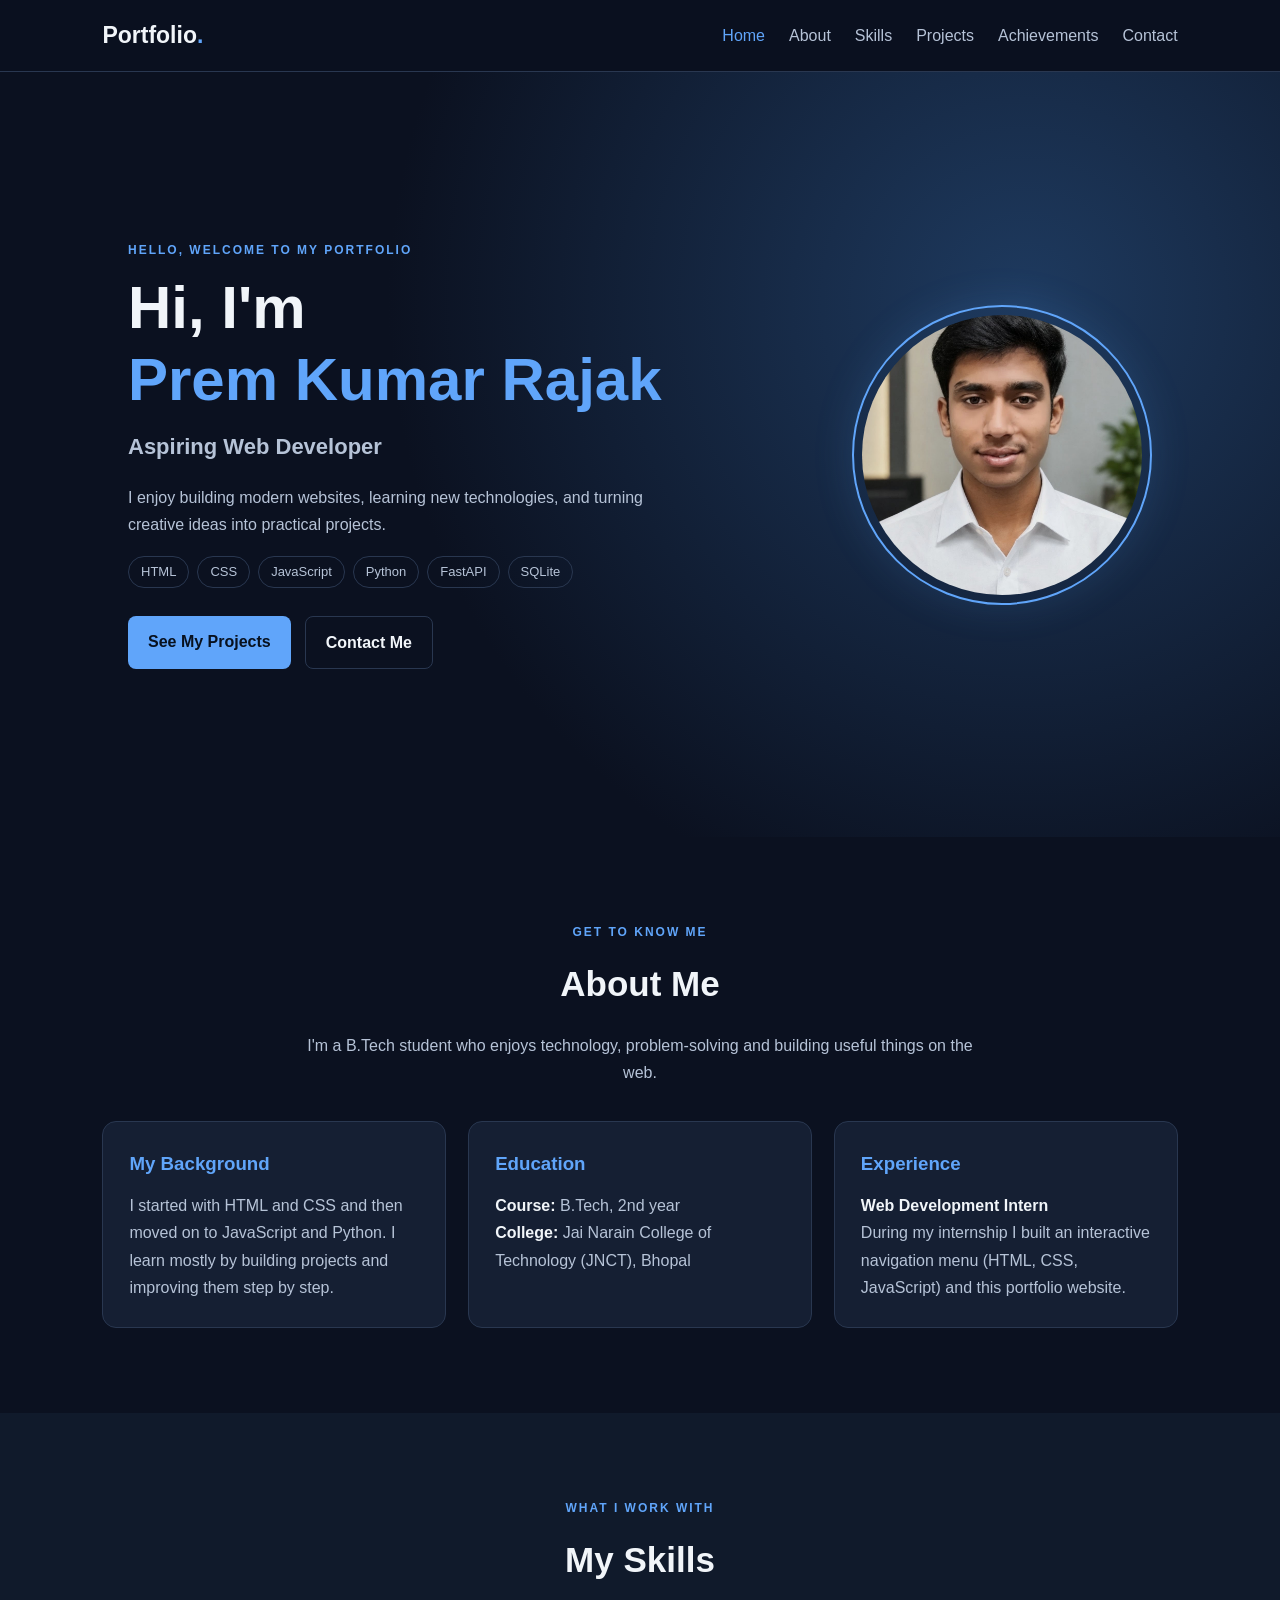
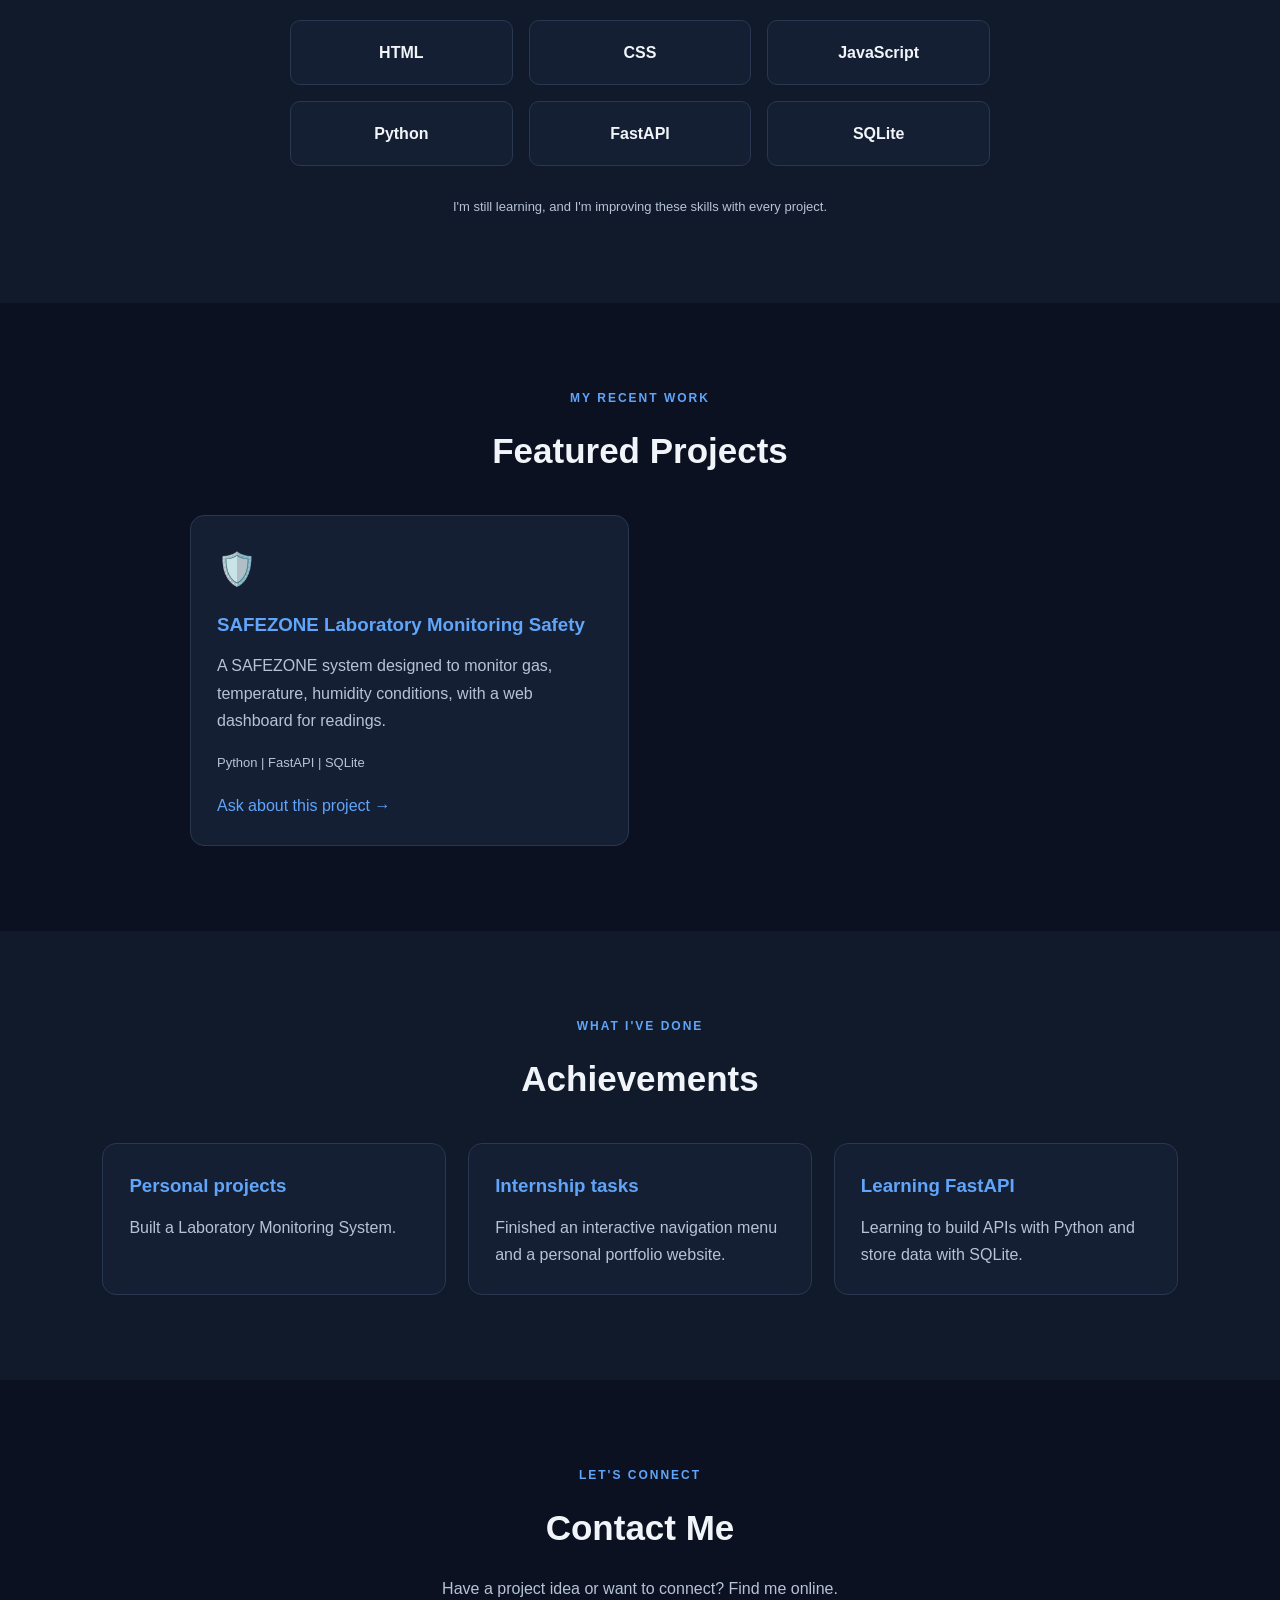
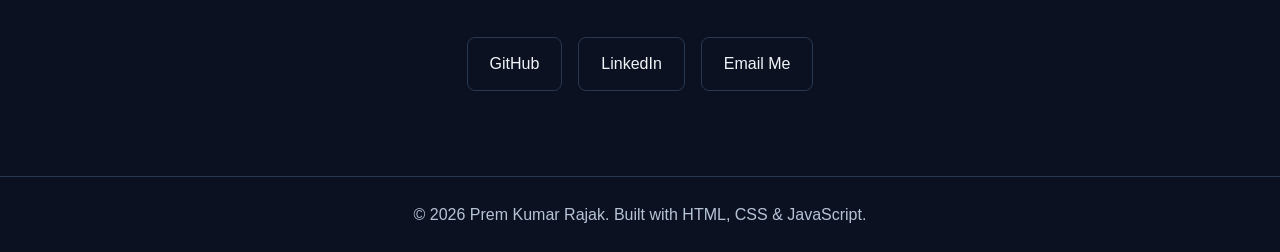
<file: index.html>
<!DOCTYPE html>
<html lang="en">
<head>
  <meta charset="UTF-8">
  <meta name="viewport" content="width=device-width, initial-scale=1.0">
  <meta name="description" content="Personal portfolio of Prem Kumar Rajak, an aspiring web developer.">
  <title>Prem Kumar Rajak | Web Developer Portfolio</title>
  <link rel="stylesheet" href="style.css">
  <script src="script.js" defer></script>
</head>
<body>

  <header class="navbar">
    <a href="#home" class="logo">Portfolio<span>.</span></a>
    <button class="menu-toggle" id="menuToggle"
      aria-label="Toggle navigation" aria-expanded="false">☰</button>
    <nav id="navMenu">
      <a href="#home">Home</a>
      <a href="#about">About</a>
      <a href="#skills">Skills</a>
      <a href="#projects">Projects</a>
      <a href="#achievements">Achievements</a>
      <a href="#contact">Contact</a>
    </nav>
  </header>

  <main>
    <section id="home" class="hero">
      <div class="hero-text">
        <p class="tag">HELLO, WELCOME TO MY PORTFOLIO</p>
        <h1>Hi, I'm <br><span>Prem Kumar Rajak</span></h1>
        <h2>Aspiring Web Developer</h2>
        <p>
          I enjoy building modern websites, learning new technologies,
          and turning creative ideas into practical projects.
        </p>
        <ul class="chips">
          <li>HTML</li>
          <li>CSS</li>
          <li>JavaScript</li>
          <li>Python</li>
          <li>FastAPI</li>
          <li>SQLite</li>
        </ul>
        <div class="buttons">
          <a class="btn" href="#projects">See My Projects</a>
          <a class="btn secondary" href="#contact">Contact Me</a>
        </div>
      </div>

      <div class="profile-wrap">
        <img
          src="portfolio.jpeg"
          alt="Prem Kumar Rajak"
          class="profile-photo">
      </div>
    </section>

    <section id="about" class="section">
      <p class="tag">GET TO KNOW ME</p>
      <h2>About Me</h2>
      <p class="section-intro">
        I'm a B.Tech student who enjoys technology, problem-solving and
        building useful things on the web.
      </p>

      <div class="about-grid">
        <article class="card">
          <h3>My Background</h3>
          <p>
            I started with HTML and CSS and then moved on to JavaScript
            and Python. I learn mostly by building projects and improving
            them step by step.
          </p>
        </article>

        <article class="card">
          <h3>Education</h3>
          <p>
            <strong>Course:</strong> B.Tech, 2nd year<br>
            <strong>College:</strong> Jai Narain College of Technology (JNCT), Bhopal 
          </p>
        </article>

        <article class="card">
          <h3>Experience</h3>
          <p>
            <strong>Web Development Intern</strong><br>
            During my internship I built an interactive navigation menu
            (HTML, CSS, JavaScript) and this portfolio website.
          </p>
        </article>
      </div>
    </section>

    <section id="skills" class="section alternate">
      <p class="tag">WHAT I WORK WITH</p>
      <h2>My Skills</h2>
      <div class="skills-grid">
        <div class="skill">HTML</div>
        <div class="skill">CSS</div>
        <div class="skill">JavaScript</div>
        <div class="skill">Python</div>
        <div class="skill">FastAPI</div>
        <div class="skill">SQLite</div>
      </div>
      <p class="note">I'm still learning, and I'm improving these skills with every project.</p>
    </section>

    <section id="projects" class="section">
      <p class="tag">MY RECENT WORK</p>
      <h2>Featured Projects</h2>

      <div class="project-grid">
        <article class="card">
          <div class="project-icon">🛡️</div>
          <h3>SAFEZONE Laboratory Monitoring Safety</h3>
          <p>
            A SAFEZONE system designed to monitor gas, temperature,
            humidity conditions, with a web dashboard for readings.
          </p>
          <p class="tech">Python | FastAPI | SQLite</p>
          <a href="#contact" class="project-link">Ask about this project →</a>
        </article>
      </div>
    </section>

    <section id="achievements" class="section alternate">
      <p class="tag">WHAT I'VE DONE</p>
      <h2>Achievements</h2>
      <div class="about-grid">
        <article class="card">
          <h3>Personal projects</h3>
          <p>Built a Laboratory Monitoring System.</p>
        </article>
        <article class="card">
          <h3>Internship tasks</h3>
          <p>Finished an interactive navigation menu and a personal portfolio website.</p>
        </article>
        <article class="card">
          <h3>Learning FastAPI</h3>
          <p>Learning to build APIs with Python and store data with SQLite.</p>
        </article>
      </div>
    </section>
    <section id="contact" class="section">
      <p class="tag">LET'S CONNECT</p>
      <h2>Contact Me</h2>
      <p class="section-intro">
        Have a project idea or want to connect? Find me online.
      </p>
      <div class="contact-links">
        <a href="https://github.com/" target="_blank"
          rel="noopener noreferrer">GitHub</a>
        <a href="https://www.linkedin.com/in/prem-kumar-rajak-/" target="_blank"
          rel="noopener noreferrer">LinkedIn</a>
        <a href="mailto:rajakprem94972@gmail.com">Email Me</a>
      </div>
    </section>
  </main>

  <footer>
    <p>© <span id="year"></span> Prem Kumar Rajak. Built with HTML, CSS &amp; JavaScript.</p>
  </footer>

</body>
</html>
</file>
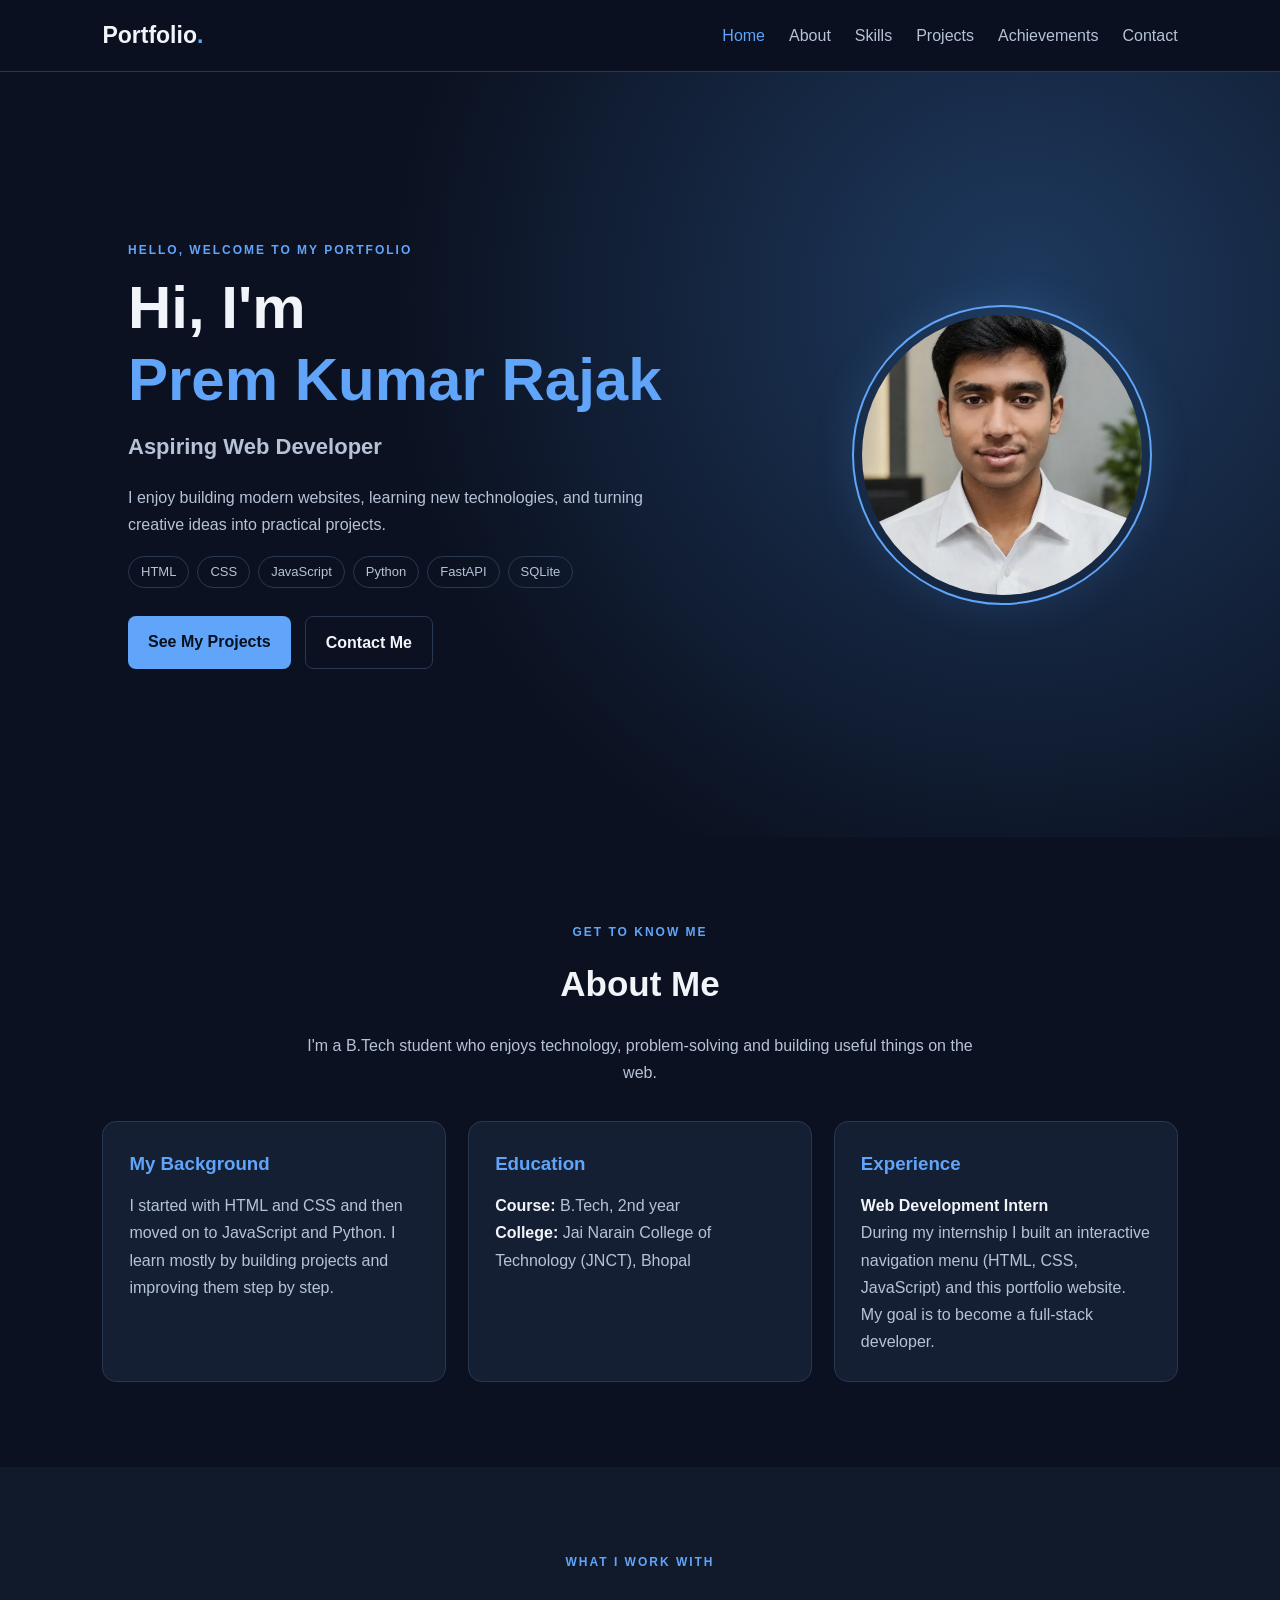
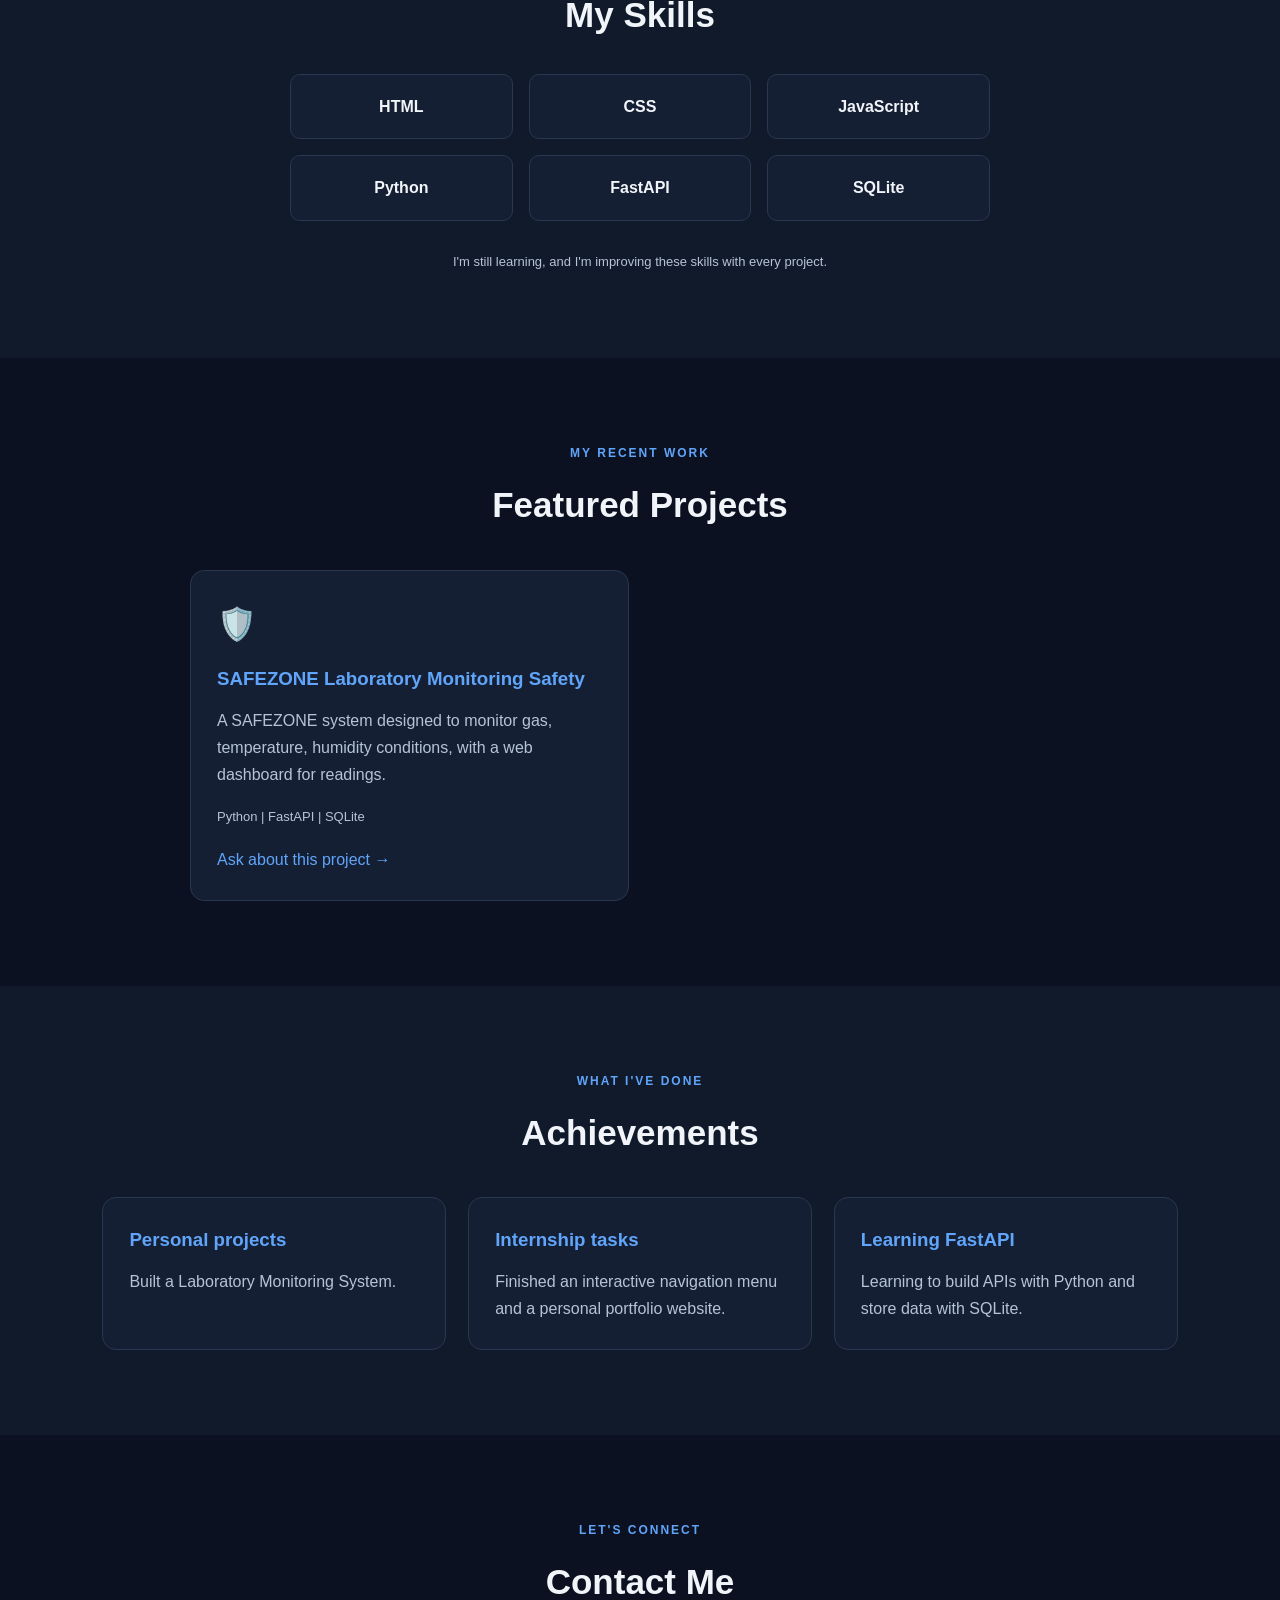
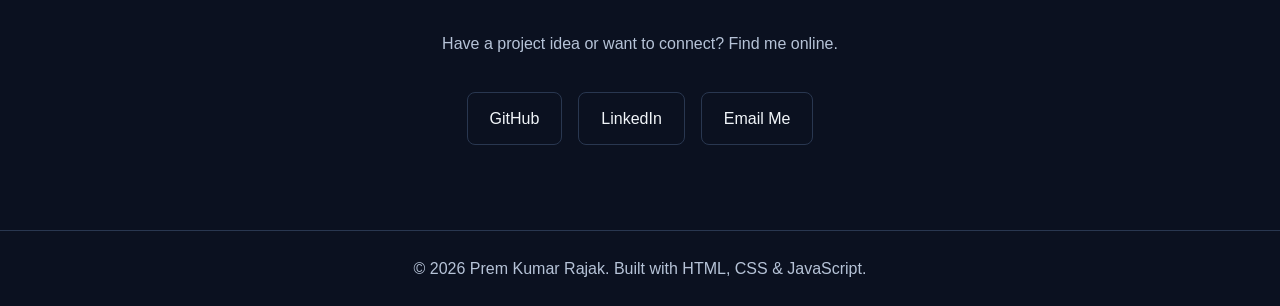
<file: task4.html>
<!DOCTYPE html>
<html lang="en">
<head>
  <meta charset="UTF-8">
  <meta name="viewport" content="width=device-width, initial-scale=1.0">
  <meta name="description" content="Personal portfolio of Prem Kumar Rajak, an aspiring web developer.">
  <title>Prem Kumar Rajak | Web Developer Portfolio</title>
  <link rel="stylesheet" href="task4.css">
  <script src="task4.js" defer></script>
</head>
<body>

  <header class="navbar">
    <a href="#home" class="logo">Portfolio<span>.</span></a>
    <button class="menu-toggle" id="menuToggle"
      aria-label="Toggle navigation" aria-expanded="false">☰</button>
    <nav id="navMenu">
      <a href="#home">Home</a>
      <a href="#about">About</a>
      <a href="#skills">Skills</a>
      <a href="#projects">Projects</a>
      <a href="#achievements">Achievements</a>
      <a href="#contact">Contact</a>
    </nav>
  </header>

  <main>
    <section id="home" class="hero">
      <div class="hero-text">
        <p class="tag">HELLO, WELCOME TO MY PORTFOLIO</p>
        <h1>Hi, I'm <br><span>Prem Kumar Rajak</span></h1>
        <h2>Aspiring Web Developer</h2>
        <p>
          I enjoy building modern websites, learning new technologies,
          and turning creative ideas into practical projects.
        </p>
        <ul class="chips">
          <li>HTML</li>
          <li>CSS</li>
          <li>JavaScript</li>
          <li>Python</li>
          <li>FastAPI</li>
          <li>SQLite</li>
        </ul>
        <div class="buttons">
          <a class="btn" href="#projects">See My Projects</a>
          <a class="btn secondary" href="#contact">Contact Me</a>
        </div>
      </div>

      <div class="profile-wrap">
        <img
          src="portfolio.jpeg"
          alt="Prem Kumar Rajak"
          class="profile-photo">
      </div>
    </section>

    <section id="about" class="section">
      <p class="tag">GET TO KNOW ME</p>
      <h2>About Me</h2>
      <p class="section-intro">
        I'm a B.Tech student who enjoys technology, problem-solving and
        building useful things on the web.
      </p>

      <div class="about-grid">
        <article class="card">
          <h3>My Background</h3>
          <p>
            I started with HTML and CSS and then moved on to JavaScript
            and Python. I learn mostly by building projects and improving
            them step by step.
          </p>
        </article>

        <article class="card">
          <h3>Education</h3>
          <p>
            <strong>Course:</strong> B.Tech, 2nd year<br>
            <strong>College:</strong> Jai Narain College of Technology (JNCT), Bhopal 
          </p>
        </article>

        <article class="card">
          <h3>Experience</h3>
          <p>
            <strong>Web Development Intern</strong><br>
            During my internship I built an interactive navigation menu
            (HTML, CSS, JavaScript) and this portfolio website. My goal is to
            become a full-stack developer.
          </p>
        </article>
      </div>
    </section>

    <section id="skills" class="section alternate">
      <p class="tag">WHAT I WORK WITH</p>
      <h2>My Skills</h2>
      <div class="skills-grid">
        <div class="skill">HTML</div>
        <div class="skill">CSS</div>
        <div class="skill">JavaScript</div>
        <div class="skill">Python</div>
        <div class="skill">FastAPI</div>
        <div class="skill">SQLite</div>
      </div>
      <p class="note">I'm still learning, and I'm improving these skills with every project.</p>
    </section>

    <section id="projects" class="section">
      <p class="tag">MY RECENT WORK</p>
      <h2>Featured Projects</h2>

      <div class="project-grid">
        <article class="card">
          <div class="project-icon">🛡️</div>
          <h3>SAFEZONE Laboratory Monitoring Safety</h3>
          <p>
            A SAFEZONE system designed to monitor gas, temperature,
            humidity conditions, with a web dashboard for readings.
          </p>
          <p class="tech">Python | FastAPI | SQLite</p>
          <a href="#contact" class="project-link">Ask about this project →</a>
        </article>
      </div>
    </section>

    <section id="achievements" class="section alternate">
      <p class="tag">WHAT I'VE DONE</p>
      <h2>Achievements</h2>
      <div class="about-grid">
        <article class="card">
          <h3>Personal projects</h3>
          <p>Built a Laboratory Monitoring System.</p>
        </article>
        <article class="card">
          <h3>Internship tasks</h3>
          <p>Finished an interactive navigation menu and a personal portfolio website.</p>
        </article>
        <article class="card">
          <h3>Learning FastAPI</h3>
          <p>Learning to build APIs with Python and store data with SQLite.</p>
        </article>
      </div>
    </section>
    <section id="contact" class="section">
      <p class="tag">LET'S CONNECT</p>
      <h2>Contact Me</h2>
      <p class="section-intro">
        Have a project idea or want to connect? Find me online.
      </p>
      <div class="contact-links">
        <a href="https://github.com/" target="_blank"
          rel="noopener noreferrer">GitHub</a>
        <a href="https://www.linkedin.com/in/prem-kumar-rajak-/" target="_blank"
          rel="noopener noreferrer">LinkedIn</a>
        <a href="mailto:rajakprem94972@gmail.com">Email Me</a>
      </div>
    </section>
  </main>

  <footer>
    <p>© <span id="year"></span> Prem Kumar Rajak. Built with HTML, CSS &amp; JavaScript.</p>
  </footer>

</body>
</html>
</file>
<file: style.css>
/* ===== Task 4: Personal Portfolio ===== */

/* All colors live here, so changing the theme is easy */
:root {
  --bg: #0b1120;
  --bg-alt: #101a2b;
  --panel: #151f33;
  --nav-bg: rgba(11, 17, 32, 0.93);
  --text: #f1f5f9;
  --muted: #b6c3d7;
  --accent: #60a5fa;
  --accent-hover: #93c5fd;
  --on-accent: #07111f;
  --border: #293750;
  --hero-glow: #1e3a5f;
  --ring-glow: rgba(96, 165, 250, 0.15);
}

* {
  margin: 0;
  padding: 0;
  box-sizing: border-box;
}

html {
  scroll-behavior: smooth;
  scroll-padding-top: 85px;
}

body {
  font-family: Arial, sans-serif;
  background: var(--bg);
  color: var(--text);
  line-height: 1.7;
}

a {
  color: inherit;
  text-decoration: none;
}

a:focus-visible,
button:focus-visible {
  outline: 3px solid var(--accent);
  outline-offset: 3px;
}

.navbar {
  position: sticky;
  top: 0;
  z-index: 100;
  display: flex;
  align-items: center;
  justify-content: space-between;
  padding: 16px 8%;
  background: var(--nav-bg);
  backdrop-filter: blur(12px);
  border-bottom: 1px solid var(--border);
  transition: border-color 0.3s;
}

.navbar.scrolled {
  border-bottom-color: var(--accent);
}

.logo {
  font-size: 23px;
  font-weight: bold;
}

.logo span,
.hero h1 span {
  color: var(--accent);
}

.navbar nav {
  display: flex;
  gap: 24px;
}

.navbar nav a {
  color: var(--muted);
  transition: color 0.25s;
}

.navbar nav a:hover,
.navbar nav a.active {
  color: var(--accent);
}

.menu-toggle {
  display: none;
  background: none;
  border: 0;
  color: var(--text);
  font-size: 26px;
  cursor: pointer;
}

.hero {
  min-height: 85vh;
  padding: 90px 10%;
  display: flex;
  align-items: center;
  justify-content: space-between;
  gap: 50px;
  background: radial-gradient(circle at 80% 30%, var(--hero-glow) 0, var(--bg) 55%);
}

.hero-text {
  max-width: 600px;
}

.tag {
  color: var(--accent);
  font-size: 12px;
  font-weight: bold;
  letter-spacing: 2px;
  margin-bottom: 12px;
}

.hero h1 {
  font-size: clamp(36px, 5vw, 60px);
  line-height: 1.2;
}

.hero h2 {
  color: var(--muted);
  font-size: 22px;
  margin: 12px 0;
}

.hero-text > p:not(.tag) {
  color: var(--muted);
  max-width: 540px;
  margin: 18px 0;
}

.chips {
  list-style: none;
  display: flex;
  flex-wrap: wrap;
  gap: 8px;
}

.chips li {
  padding: 4px 12px;
  font-size: 13px;
  border: 1px solid var(--border);
  border-radius: 20px;
  color: var(--muted);
}

.buttons {
  display: flex;
  flex-wrap: wrap;
  gap: 14px;
  margin-top: 28px;
}

.btn {
  padding: 12px 20px;
  border-radius: 8px;
  background: var(--accent);
  color: var(--on-accent);
  font-weight: bold;
  transition: transform 0.2s, background 0.2s;
}

.btn:hover {
  transform: translateY(-3px);
  background: var(--accent-hover);
}

.btn.secondary {
  background: transparent;
  color: var(--text);
  border: 1px solid var(--border);
}

.btn.secondary:hover {
  background: transparent;
  border-color: var(--accent);
}

.profile-wrap {
  flex-shrink: 0;
  padding: 8px;
  border: 2px solid var(--accent);
  border-radius: 50%;
  box-shadow: 0 0 40px var(--ring-glow);
}

.profile-photo {
  display: block;
  width: 280px;
  height: 280px;
  border-radius: 50%;
  object-fit: cover;
}

.section {
  padding: 85px 8%;
  text-align: center;
}

.section h2 {
  font-size: 35px;
  margin-bottom: 18px;
}

.section-intro {
  color: var(--muted);
  max-width: 680px;
  margin: 0 auto 35px;
}

.alternate {
  background: var(--bg-alt);
}

.about-grid,
.project-grid {
  display: grid;
  grid-template-columns: repeat(3, minmax(0, 1fr));
  gap: 22px;
  margin-top: 35px;
  text-align: left;
}

.project-grid {
  grid-template-columns: repeat(2, minmax(0, 1fr));
  max-width: 900px;
  margin-left: auto;
  margin-right: auto;
}

.card {
  background: var(--panel);
  border: 1px solid var(--border);
  border-radius: 14px;
  padding: 26px;
  transition: transform 0.25s, border-color 0.25s;
}

.card:hover {
  transform: translateY(-5px);
  border-color: var(--accent);
}

.card h3 {
  margin-bottom: 12px;
  color: var(--accent);
}

.card p {
  color: var(--muted);
}

.card strong {
  color: var(--text);
}

.skills-grid {
  display: grid;
  grid-template-columns: repeat(3, minmax(0, 1fr));
  gap: 16px;
  margin: 30px auto;
  max-width: 700px;
}

.skill {
  padding: 18px 10px;
  border: 1px solid var(--border);
  background: var(--panel);
  border-radius: 10px;
  font-weight: bold;
  transition: background 0.2s, color 0.2s;
}

.skill:hover {
  background: var(--accent);
  color: var(--on-accent);
}

.note {
  color: var(--muted);
  font-size: 13px;
}

.project-icon {
  font-size: 32px;
  margin-bottom: 12px;
}

.tech {
  font-size: 13px;
  margin-top: 18px;
}

.project-link {
  display: inline-block;
  margin-top: 18px;
  color: var(--accent);
}

.contact-links {
  display: flex;
  flex-wrap: wrap;
  justify-content: center;
  gap: 16px;
}

.contact-links a {
  padding: 12px 22px;
  border: 1px solid var(--border);
  border-radius: 8px;
  transition: background 0.2s, color 0.2s;
}

.contact-links a:hover {
  background: var(--accent);
  color: var(--on-accent);
}

footer {
  padding: 24px;
  text-align: center;
  color: var(--muted);
  border-top: 1px solid var(--border);
}

@media (max-width: 850px) {
  .hero {
    flex-direction: column-reverse;
    text-align: center;
    padding: 65px 7%;
  }

  .chips,
  .buttons {
    justify-content: center;
  }

  .profile-photo {
    width: 210px;
    height: 210px;
  }

  .about-grid,
  .project-grid {
    grid-template-columns: 1fr;
  }

  .skills-grid {
    grid-template-columns: repeat(2, minmax(0, 1fr));
  }

  .navbar {
    padding: 14px 5%;
  }

  .navbar nav {
    gap: 12px;
  }
}

@media (max-width: 560px) {
  .menu-toggle {
    display: block;
  }

  .navbar {
    flex-wrap: wrap;
  }

  .navbar nav {
    display: none;
    width: 100%;
    flex-direction: column;
    gap: 0;
  }

  .navbar nav.open {
    display: flex;
  }

  .navbar nav a {
    display: block;
    padding: 10px 0;
  }

  .section {
    padding: 65px 6%;
  }
}

@media (prefers-reduced-motion: reduce) {
  html {
    scroll-behavior: auto;
  }

  * {
    transition-duration: 0.01ms !important;
  }
}
</file>
<file: task4.css>
/* ===== Task 4: Personal Portfolio ===== */

/* All colors live here, so changing the theme is easy */
:root {
  --bg: #0b1120;
  --bg-alt: #101a2b;
  --panel: #151f33;
  --nav-bg: rgba(11, 17, 32, 0.93);
  --text: #f1f5f9;
  --muted: #b6c3d7;
  --accent: #60a5fa;
  --accent-hover: #93c5fd;
  --on-accent: #07111f;
  --border: #293750;
  --hero-glow: #1e3a5f;
  --ring-glow: rgba(96, 165, 250, 0.15);
}

* {
  margin: 0;
  padding: 0;
  box-sizing: border-box;
}

html {
  scroll-behavior: smooth;
  scroll-padding-top: 85px;
}

body {
  font-family: Arial, sans-serif;
  background: var(--bg);
  color: var(--text);
  line-height: 1.7;
}

a {
  color: inherit;
  text-decoration: none;
}

a:focus-visible,
button:focus-visible {
  outline: 3px solid var(--accent);
  outline-offset: 3px;
}

.navbar {
  position: sticky;
  top: 0;
  z-index: 100;
  display: flex;
  align-items: center;
  justify-content: space-between;
  padding: 16px 8%;
  background: var(--nav-bg);
  backdrop-filter: blur(12px);
  border-bottom: 1px solid var(--border);
  transition: border-color 0.3s;
}

.navbar.scrolled {
  border-bottom-color: var(--accent);
}

.logo {
  font-size: 23px;
  font-weight: bold;
}

.logo span,
.hero h1 span {
  color: var(--accent);
}

.navbar nav {
  display: flex;
  gap: 24px;
}

.navbar nav a {
  color: var(--muted);
  transition: color 0.25s;
}

.navbar nav a:hover,
.navbar nav a.active {
  color: var(--accent);
}

.menu-toggle {
  display: none;
  background: none;
  border: 0;
  color: var(--text);
  font-size: 26px;
  cursor: pointer;
}

.hero {
  min-height: 85vh;
  padding: 90px 10%;
  display: flex;
  align-items: center;
  justify-content: space-between;
  gap: 50px;
  background: radial-gradient(circle at 80% 30%, var(--hero-glow) 0, var(--bg) 55%);
}

.hero-text {
  max-width: 600px;
}

.tag {
  color: var(--accent);
  font-size: 12px;
  font-weight: bold;
  letter-spacing: 2px;
  margin-bottom: 12px;
}

.hero h1 {
  font-size: clamp(36px, 5vw, 60px);
  line-height: 1.2;
}

.hero h2 {
  color: var(--muted);
  font-size: 22px;
  margin: 12px 0;
}

.hero-text > p:not(.tag) {
  color: var(--muted);
  max-width: 540px;
  margin: 18px 0;
}

.chips {
  list-style: none;
  display: flex;
  flex-wrap: wrap;
  gap: 8px;
}

.chips li {
  padding: 4px 12px;
  font-size: 13px;
  border: 1px solid var(--border);
  border-radius: 20px;
  color: var(--muted);
}

.buttons {
  display: flex;
  flex-wrap: wrap;
  gap: 14px;
  margin-top: 28px;
}

.btn {
  padding: 12px 20px;
  border-radius: 8px;
  background: var(--accent);
  color: var(--on-accent);
  font-weight: bold;
  transition: transform 0.2s, background 0.2s;
}

.btn:hover {
  transform: translateY(-3px);
  background: var(--accent-hover);
}

.btn.secondary {
  background: transparent;
  color: var(--text);
  border: 1px solid var(--border);
}

.btn.secondary:hover {
  background: transparent;
  border-color: var(--accent);
}

.profile-wrap {
  flex-shrink: 0;
  padding: 8px;
  border: 2px solid var(--accent);
  border-radius: 50%;
  box-shadow: 0 0 40px var(--ring-glow);
}

.profile-photo {
  display: block;
  width: 280px;
  height: 280px;
  border-radius: 50%;
  object-fit: cover;
}

.section {
  padding: 85px 8%;
  text-align: center;
}

.section h2 {
  font-size: 35px;
  margin-bottom: 18px;
}

.section-intro {
  color: var(--muted);
  max-width: 680px;
  margin: 0 auto 35px;
}

.alternate {
  background: var(--bg-alt);
}

.about-grid,
.project-grid {
  display: grid;
  grid-template-columns: repeat(3, minmax(0, 1fr));
  gap: 22px;
  margin-top: 35px;
  text-align: left;
}

.project-grid {
  grid-template-columns: repeat(2, minmax(0, 1fr));
  max-width: 900px;
  margin-left: auto;
  margin-right: auto;
}

.card {
  background: var(--panel);
  border: 1px solid var(--border);
  border-radius: 14px;
  padding: 26px;
  transition: transform 0.25s, border-color 0.25s;
}

.card:hover {
  transform: translateY(-5px);
  border-color: var(--accent);
}

.card h3 {
  margin-bottom: 12px;
  color: var(--accent);
}

.card p {
  color: var(--muted);
}

.card strong {
  color: var(--text);
}

.skills-grid {
  display: grid;
  grid-template-columns: repeat(3, minmax(0, 1fr));
  gap: 16px;
  margin: 30px auto;
  max-width: 700px;
}

.skill {
  padding: 18px 10px;
  border: 1px solid var(--border);
  background: var(--panel);
  border-radius: 10px;
  font-weight: bold;
  transition: background 0.2s, color 0.2s;
}

.skill:hover {
  background: var(--accent);
  color: var(--on-accent);
}

.note {
  color: var(--muted);
  font-size: 13px;
}

.project-icon {
  font-size: 32px;
  margin-bottom: 12px;
}

.tech {
  font-size: 13px;
  margin-top: 18px;
}

.project-link {
  display: inline-block;
  margin-top: 18px;
  color: var(--accent);
}

.contact-links {
  display: flex;
  flex-wrap: wrap;
  justify-content: center;
  gap: 16px;
}

.contact-links a {
  padding: 12px 22px;
  border: 1px solid var(--border);
  border-radius: 8px;
  transition: background 0.2s, color 0.2s;
}

.contact-links a:hover {
  background: var(--accent);
  color: var(--on-accent);
}

footer {
  padding: 24px;
  text-align: center;
  color: var(--muted);
  border-top: 1px solid var(--border);
}

@media (max-width: 850px) {
  .hero {
    flex-direction: column-reverse;
    text-align: center;
    padding: 65px 7%;
  }

  .chips,
  .buttons {
    justify-content: center;
  }

  .profile-photo {
    width: 210px;
    height: 210px;
  }

  .about-grid,
  .project-grid {
    grid-template-columns: 1fr;
  }

  .skills-grid {
    grid-template-columns: repeat(2, minmax(0, 1fr));
  }

  .navbar {
    padding: 14px 5%;
  }

  .navbar nav {
    gap: 12px;
  }
}

@media (max-width: 560px) {
  .menu-toggle {
    display: block;
  }

  .navbar {
    flex-wrap: wrap;
  }

  .navbar nav {
    display: none;
    width: 100%;
    flex-direction: column;
    gap: 0;
  }

  .navbar nav.open {
    display: flex;
  }

  .navbar nav a {
    display: block;
    padding: 10px 0;
  }

  .section {
    padding: 65px 6%;
  }
}

@media (prefers-reduced-motion: reduce) {
  html {
    scroll-behavior: auto;
  }

  * {
    transition-duration: 0.01ms !important;
  }
}
</file>
